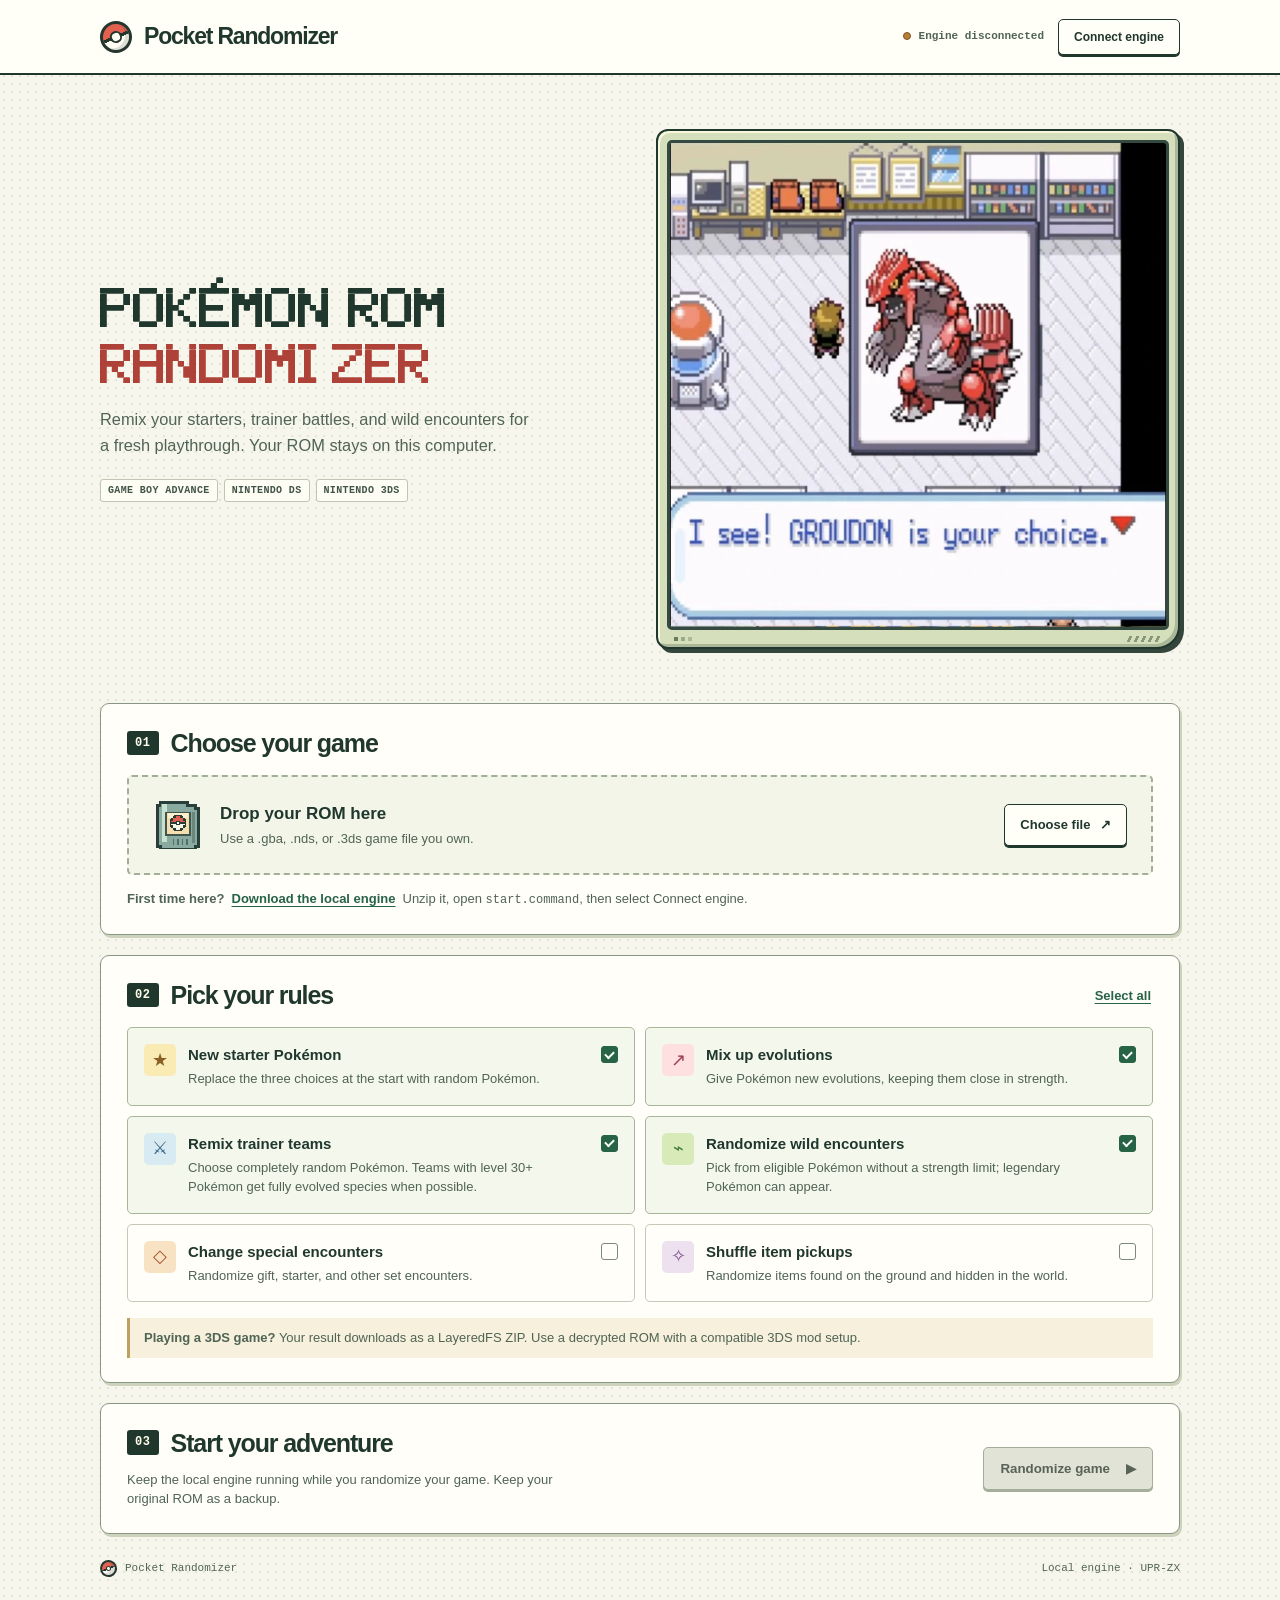
<file: index.html>
<!doctype html>
<html lang="en">
  <head>
    <meta charset="utf-8">
    <meta name="viewport" content="width=device-width, initial-scale=1">
    <meta name="theme-color" content="#f7f6ec">
    <title>Pocket Randomizer</title>
    <link rel="stylesheet" href="styles.css">
  </head>
  <body id="top">
    <header class="masthead">
      <div class="topbar">
        <a class="brand" href="#top"><span class="pokeball" aria-hidden="true"></span>Pocket Randomizer</a>
        <div class="top-right">
          <span class="local-indicator"><i aria-hidden="true"></i><span id="engine-state">Engine disconnected</span></span>
          <button class="button button-connect" id="connect">Connect engine</button>
        </div>
      </div>
    </header>
    <main class="page-wrap">
      <section class="hero" aria-labelledby="hero-title">
        <div class="hero-copy">
          <h1 id="hero-title">Pokémon ROM<br><em>Randomizer</em></h1>
          <p class="intro">Remix your starters, trainer battles, and wild encounters for a fresh playthrough. Your ROM stays on this computer.</p>
          <ul class="format-list" aria-label="Supported systems">
            <li>Game Boy Advance</li><li>Nintendo DS</li><li>Nintendo 3DS</li>
          </ul>
        </div>
        <div class="handheld" aria-hidden="true">
          <div class="screen"><img src="route.webp" width="736" height="718" alt="" fetchpriority="high"></div>
          <div class="console-trim"><i></i><b></b></div>
        </div>
      </section>
      <div class="workspace">
        <section class="panel" aria-labelledby="upload-heading">
          <div class="section-heading">
            <div class="heading-title"><span class="step" aria-hidden="true">01</span><h2 id="upload-heading">Choose your game</h2></div>
          </div>
          <label class="dropzone" id="dropzone" for="rom-file">
            <input id="rom-file" type="file" accept=".gba,.nds,.3ds,application/octet-stream">
            <span class="upload-icon" aria-hidden="true"><span class="cartridge"></span></span>
            <span class="file-copy"><strong class="drop-title" id="drop-title">Drop your ROM here</strong>
              <span class="drop-sub" id="drop-sub">Use a .gba, .nds, or .3ds game file you own.</span>
              <span class="file-chip" id="file-chip" hidden></span>
            </span>
            <span class="browse-button">Choose file <span aria-hidden="true">↗</span></span>
          </label>
          <div class="engine-help"><strong>First time here?</strong> <a href="Pocket-Randomizer-Local-Engine.zip" download>Download the local engine</a><span>Unzip it, open <code>start.command</code>, then select Connect engine.</span></div>
        </section>
        <section class="panel" aria-labelledby="rules-heading">
          <div class="section-heading rules-heading">
            <div class="heading-title"><span class="step" aria-hidden="true">02</span><h2 id="rules-heading">Pick your rules</h2></div>
            <button class="text-button" id="select-all">Select all</button>
          </div>
          <div class="rules-grid">
<label class="rule-card"><input type="checkbox" name="starters" checked><span class="check"></span><span aria-hidden="true" class="rule-icon icon-yellow">★</span><span class="rule-text"><strong>New starter Pokémon</strong><small>Replace the three choices at the start with random Pokémon.</small></span></label>
<label class="rule-card"><input type="checkbox" name="evolutions" checked><span class="check"></span><span aria-hidden="true" class="rule-icon icon-pink">↗</span><span class="rule-text"><strong>Mix up evolutions</strong><small>Give Pokémon new evolutions, keeping them close in strength.</small></span></label>
<label class="rule-card"><input type="checkbox" name="trainers" checked><span class="check"></span><span aria-hidden="true" class="rule-icon icon-blue">⚔</span><span class="rule-text"><strong>Remix trainer teams</strong><small>Choose completely random Pokémon. Teams with level 30+ Pokémon get fully evolved species when possible.</small></span></label>
<label class="rule-card"><input type="checkbox" name="wild" checked><span class="check"></span><span aria-hidden="true" class="rule-icon icon-green">⌁</span><span class="rule-text"><strong>Randomize wild encounters</strong><small>Pick from eligible Pokémon without a strength limit; legendary Pokémon can appear.</small></span></label>
<label class="rule-card"><input type="checkbox" name="staticPokemon"><span class="check"></span><span aria-hidden="true" class="rule-icon icon-orange">◇</span><span class="rule-text"><strong>Change special encounters</strong><small>Randomize gift, starter, and other set encounters.</small></span></label>
<label class="rule-card"><input type="checkbox" name="items"><span class="check"></span><span aria-hidden="true" class="rule-icon icon-purple">✧</span><span class="rule-text"><strong>Shuffle item pickups</strong><small>Randomize items found on the ground and hidden in the world.</small></span></label></div>
          <aside class="note"><p><strong>Playing a 3DS game?</strong> Your result downloads as a LayeredFS ZIP. Use a decrypted ROM with a compatible 3DS mod setup.</p></aside>
        </section>
        <section class="panel finish" aria-labelledby="finish-heading">
          <div class="action-row">
            <div>
              <div class="heading-title"><span class="step" aria-hidden="true">03</span><h2 id="finish-heading">Start your adventure</h2></div>
              <p id="privacy-note">Keep the local engine running while you randomize your game. Keep your original ROM as a backup.</p>
            </div>
            <button class="button button-primary" id="randomize" disabled><span>Randomize game</span><span aria-hidden="true">▶</span></button>
          </div>
          <div class="status-message" id="status-message" role="status" aria-live="polite"></div>
        </section>
      </div>
      <footer><span class="footer-brand"><i class="pokeball" aria-hidden="true"></i>Pocket Randomizer</span><span>Local engine · UPR-ZX</span></footer>
    </main>
    <script src="app.js" defer></script>
  </body>
</html>
</file>
<file: styles.css>
:root {
  --paper: #f7f6ec;
  --ink: #20372e;
  --forest: #276345;
  --muted: #506455;
  --line: #c8c8b6;
  --red: #af4238;
  --font: 'DM Sans', 'Avenir Next', 'Segoe UI', sans-serif;
  --display: 'Pocket Display', 'Courier New', monospace;
  --mono: 'SFMono-Regular', Consolas, 'Liberation Mono', monospace;
}
* { box-sizing: border-box; }
body {
  margin: 0;
  background-color: var(--paper);
  background-image: radial-gradient(#74826026 .8px, transparent .8px);
  background-size: 8px 8px;
  color: var(--ink);
  font: 16px/1.5 var(--font);
}
button { font-family: inherit; }
button:not(:disabled), summary, label[for="rom-file"] { cursor: pointer; }
a { color: var(--forest); }
:focus-visible, .dropzone:focus-within, .rule-card:has(input:focus-visible) {
  outline: 3px solid #245c98;
  outline-offset: 3px;
}
.masthead {
  background: #fffef7;
  border-bottom: 2px solid var(--ink);
}
.topbar, .page-wrap {
  width: min(1080px, calc(100% - 80px));
  margin-inline: auto;
}
.topbar, .brand, .top-right, .local-indicator, .heading-title,
.section-heading, .button-primary, .action-row, .footer-brand, footer {
  display: flex;
  align-items: center;
}
.topbar { min-height: 73px; justify-content: space-between; gap: 14px; }
.brand {
  gap: 12px;
  color: var(--ink);
  font: 800 23px/1.2 var(--font);
  letter-spacing: -1.2px;
  text-decoration: none;
}
.pokeball {
  display: inline-block;
  position: relative;
  flex: none;
  width: 32px;
  aspect-ratio: 1;
  border: 3px solid #25362e;
  border-radius: 50%;
  background: linear-gradient(#e46150 44%, #25362e 44% 56%, #fffdf3 56%);
  box-shadow: inset -3px -3px #26372e27;
  transform: rotate(-22deg);
}
.pokeball::after {
  content: '';
  position: absolute;
  inset: 28%;
  border: 2px solid #25362e;
  background: #fffdf3;
  border-radius: 50%;
}
.top-right { gap: 14px; }
.local-indicator {
  gap: 8px;
  color: var(--muted);
  font: 600 11px/1.4 var(--mono);
}
.local-indicator i {
  width: 8px;
  height: 8px;
  background: #b77f35;
  border: 1px solid #805625;
  border-radius: 50%;
}
.local-indicator.on i { background: #80b559; border-color: var(--forest); }
.button, .browse-button {
  border: 1.5px solid var(--ink);
  border-radius: 5px;
  padding: 10px 15px;
  background: #fffef7;
  color: var(--ink);
  box-shadow: 0 2px 0 var(--ink);
  font-weight: 700;
}
.button-connect { font-size: 12px; }
.button:hover:not(:disabled), .dropzone:hover .browse-button { background: #e7efd9; }
.button:active:not(:disabled), .dropzone:active .browse-button {
  box-shadow: none;
  transform: translateY(2px);
}
.hero {
  display: grid;
  grid-template-columns: 1fr 1.04fr;
  gap: clamp(28px, 4vw, 68px);
  align-items: center;
  padding: clamp(34px, 4.2vw, 64px) 0;
}
.hero-copy { min-width: 0; }
.hero h1 {
  margin: 0;
  font: 400 clamp(35px, 4.3vw, 61px)/1.03 var(--display);
  text-transform: uppercase;
  letter-spacing: -.035em;
  text-shadow: 1px 0 currentColor;
}
.hero h1 em { color: var(--red); font-style: normal; }
.intro {
  max-width: 430px;
  margin: 17px 0 20px;
  color: var(--muted);
  font-size: clamp(15px, 1.28vw, 17px);
  line-height: 1.6;
}
.format-list { display: flex; flex-wrap: wrap; gap: 6px; padding: 0; margin: 0; list-style: none; }
.format-list li {
  border: 1px solid #c2c5b1;
  border-radius: 3px;
  background: #fefdf3;
  padding: 4px 7px;
  color: #425348;
  font: 700 10px/1.35 var(--mono);
  text-transform: uppercase;
  letter-spacing: .035em;
}
.handheld {
  position: relative;
  padding: 9px 9px 0;
  background: #d6dfbc;
  border: 2px solid var(--ink);
  border-radius: 12px 12px 23px 12px;
  box-shadow: inset 2px 2px #f7f7dd, inset -3px -3px #abb799, 4px 4px 0 #34453b;
}
.screen {
  overflow: hidden;
  border: 3px solid #344a40;
  border-radius: 5px;
  background: #7eab85;
}
.screen img { display: block; width: 100%; height: auto; height: auto; aspect-ratio: 1.025; object-fit: contain; }
.console-trim {
  height: 17px;
  margin-inline: 7px;
  display: flex;
  align-items: center;
  justify-content: space-between;
}
.console-trim i { width: 4px; height: 4px; background: #697d60; box-shadow: 7px 0 #9ba986, 14px 0 #adb897; }
.console-trim b { width: 34px; height: 6px; transform: skew(-25deg); background: repeating-linear-gradient(90deg,#87977b 0 3px,transparent 3px 7px); }
.workspace { display: grid; gap: 20px; }
.panel {
  min-width: 0;
  padding: 24px 26px;
  border: 1.5px solid #899786;
  border-radius: 9px;
  background: #fffef8;
  box-shadow: 2px 3px 0 #cdd2bc;
}
.section-heading, .action-row, footer { justify-content: space-between; gap: 12px; }
.section-heading { margin-bottom: 17px; }
.heading-title { gap: 12px; }
.step {
  flex: none;
  padding: 5px 8px;
  border-radius: 3px;
  background: var(--ink);
  color: #fffdeb;
  font: 700 12px/1.2 var(--mono);
  letter-spacing: .05em;
}
h2 { margin: 0; font: 750 clamp(21px, 2vw, 25px)/1.2 var(--font); letter-spacing: -.045em; }
.dropzone {
  position: relative;
  display: flex;
  align-items: center;
  gap: 17px;
  padding: 21px 24px;
  border: 2px dashed #a0af95;
  border-radius: 5px;
  background: #f2f5e8;
}
.dropzone:hover, .dropzone.drag, .dropzone:focus-within { border-color: var(--forest); background: #ebf2dd; }
.dropzone input, .rule-card input {
  position: absolute;
  width: 1px;
  height: 1px;
  padding: 0;
  opacity: 0;
}
.upload-icon {
  flex: none;
  display: grid;
  place-items: center;
  width: 50px;
  height: 54px;
}
.cartridge { display: block; width: 45px; height: 48px; background-size: contain; background-repeat: no-repeat; image-rendering: pixelated; }
.file-copy { min-width: 0; display: grid; gap: 3px; }
.drop-title { overflow-wrap: anywhere; font-size: 17px; font-weight: 750; }
.drop-sub, .engine-help, .action-row p, .note { color: var(--muted); font-size: 13px; }
.file-chip { color: var(--forest); font: 700 11px/1.5 var(--mono); }
.browse-button { flex: none; margin-left: auto; font-size: 13px; }
.browse-button span { padding-left: 6px; }
.engine-help { display: flex; flex-wrap: wrap; gap: 2px 7px; margin-top: 14px; line-height: 1.6; }
.engine-help a, .text-button { font-weight: 700; text-underline-offset: 3px; }
.engine-help code { font-family: var(--mono); font-size: 12px; }
.text-button {
  padding: 7px 2px;
  border: 0;
  background: transparent;
  color: var(--forest);
  font-size: 13px;
  text-decoration: underline;
}
.rules-grid { display: grid; grid-template-columns: repeat(2,minmax(0,1fr)); gap: 10px; }
.rule-card {
  position: relative;
  display: grid;
  grid-template-columns: auto minmax(0,1fr) auto;
  align-items: start;
  gap: 12px;
  padding: 16px;
  border: 1px solid var(--line);
  border-radius: 5px;
  background: #fffef8;
  cursor: pointer;
}
.rule-card:has(:checked) { border-color: #a7b69b; background: #f4f7eb; }
.rule-card:hover { border-color: var(--forest); }
.check {
  grid-column: 3;
  grid-row: 1;
  display: grid;
  place-items: center;
  width: 17px;
  height: 17px;
  margin-top: 2px;
  border: 1.5px solid #7b8977;
  border-radius: 3px;
}
.rule-card input:checked ~ .check { background: var(--forest); border-color: var(--forest); }
.rule-card input:checked ~ .check::after { content: ''; width: 7px; height: 4px; border: solid white; border-width: 0 0 2px 2px; transform: translateY(-1px) rotate(-45deg); }
.rule-icon { grid-area: 1 / 1; display: grid; place-items: center; width: 32px; height: 32px; border-radius: 5px; font-size: 18px; }
.icon-yellow { color: #886021; background: #faeab4; }
.icon-pink { color: #9c4357; background: #ffe0e1; }
.icon-blue { color: #3e698a; background: #d8eaf2; }
.icon-green { color: #457d40; background: #d8eab8; }
.icon-orange { color: #aa542a; background: #f7e3c4; }
.icon-purple { color: #7b518e; background: #ede0ef; }
.rule-text { grid-area: 1 / 2; display: grid; gap: 4px; }
.rule-text strong { font-size: 15px; line-height: 1.4; }
.rule-text small { color: var(--muted); font-size: 13px; line-height: 1.5; }
.note { margin-top: 16px; padding: 10px 14px; background: #f6f0dc; border-left: 3px solid #bea160; }
.note p, .action-row p { margin: 0; }
.action-row p { max-width: 65ch; margin-top: 12px; }
.button-primary { justify-content: center; gap: 16px; flex: none; padding: 13px 16px; background: var(--forest); color: white; }
.button-primary:hover:not(:disabled) { background: #184d36; }
.button-primary:disabled { background: #e0e3d5; color: #596256; border-color: #a4ae9b; box-shadow: 0 2px 0 #a4ae9b; cursor: not-allowed; }
.status-message { color: var(--forest); font-size: 14px; overflow-wrap: anywhere; }
.status-message:not(:empty) { margin-top: 14px; }
.status-message.error { color: #9d322c; }
footer { padding: 26px 0; color: var(--muted); font: 11px/1.5 var(--mono); }
.footer-brand { gap: 8px; }
footer .pokeball { width: 17px; border-width: 2px; }
footer .pokeball::after { border-width: 1px; }

@media (max-width: 750px) {
  .page-wrap, .topbar { width: calc(100% - 38px); }
  .topbar { min-height: 64px; }
  .brand { font-size: 19px; gap: 8px; }
  .brand .pokeball { width: 27px; }
  .hero { gap: 22px; }
  .hero h1 { font-size: clamp(30px, 5.1vw, 40px); }
  .intro { font-size: 15px; }
  .panel { padding: 19px; }
  .dropzone { padding: 17px; gap: 12px; }
  .rules-grid { grid-template-columns: 1fr; }
}
@media (max-width: 620px) {
  .topbar { flex-wrap: wrap; padding: 12px 0; row-gap: 8px; }
  .top-right { gap: 10px; flex-wrap: wrap; }
  .button-connect { font-size: 11px; padding: 6px 8px; }
  .local-indicator { font-size: 10px; }
  .hero { grid-template-columns: minmax(0,1fr); padding: 30px 0; gap: 21px; }
  .hero h1 { font-size: clamp(38px, 9.5vw, 54px); }
  .intro { margin: 12px 0 14px; }
  .handheld { max-width: 470px; width: calc(100% - 4px); justify-self: center; }
  .screen img { aspect-ratio: 1.025; }
  .workspace { gap: 15px; }
  .rules-heading { align-items: flex-start; flex-wrap: wrap; }
  .dropzone { display: grid; grid-template-columns: 42px minmax(0,1fr); }
  .upload-icon { width: 42px; }
  .cartridge { width: 39px; height: 42px; }
  .browse-button { grid-column: 2; margin: 0; justify-self: start; padding: 7px 10px; }
  .action-row { align-items: flex-start; flex-direction: column; }
  .button-primary { width: 100%; }
}
@media (max-width: 380px) {
  .page-wrap, .topbar { width: calc(100% - 28px); }
  .panel { padding: 15px; }
}
@font-face {
  font-family: 'Pocket Display';
  src: url([data-uri]) format('woff');
  font-display: swap;
}
.cartridge { background-image: url([data-uri]); }
</file>
